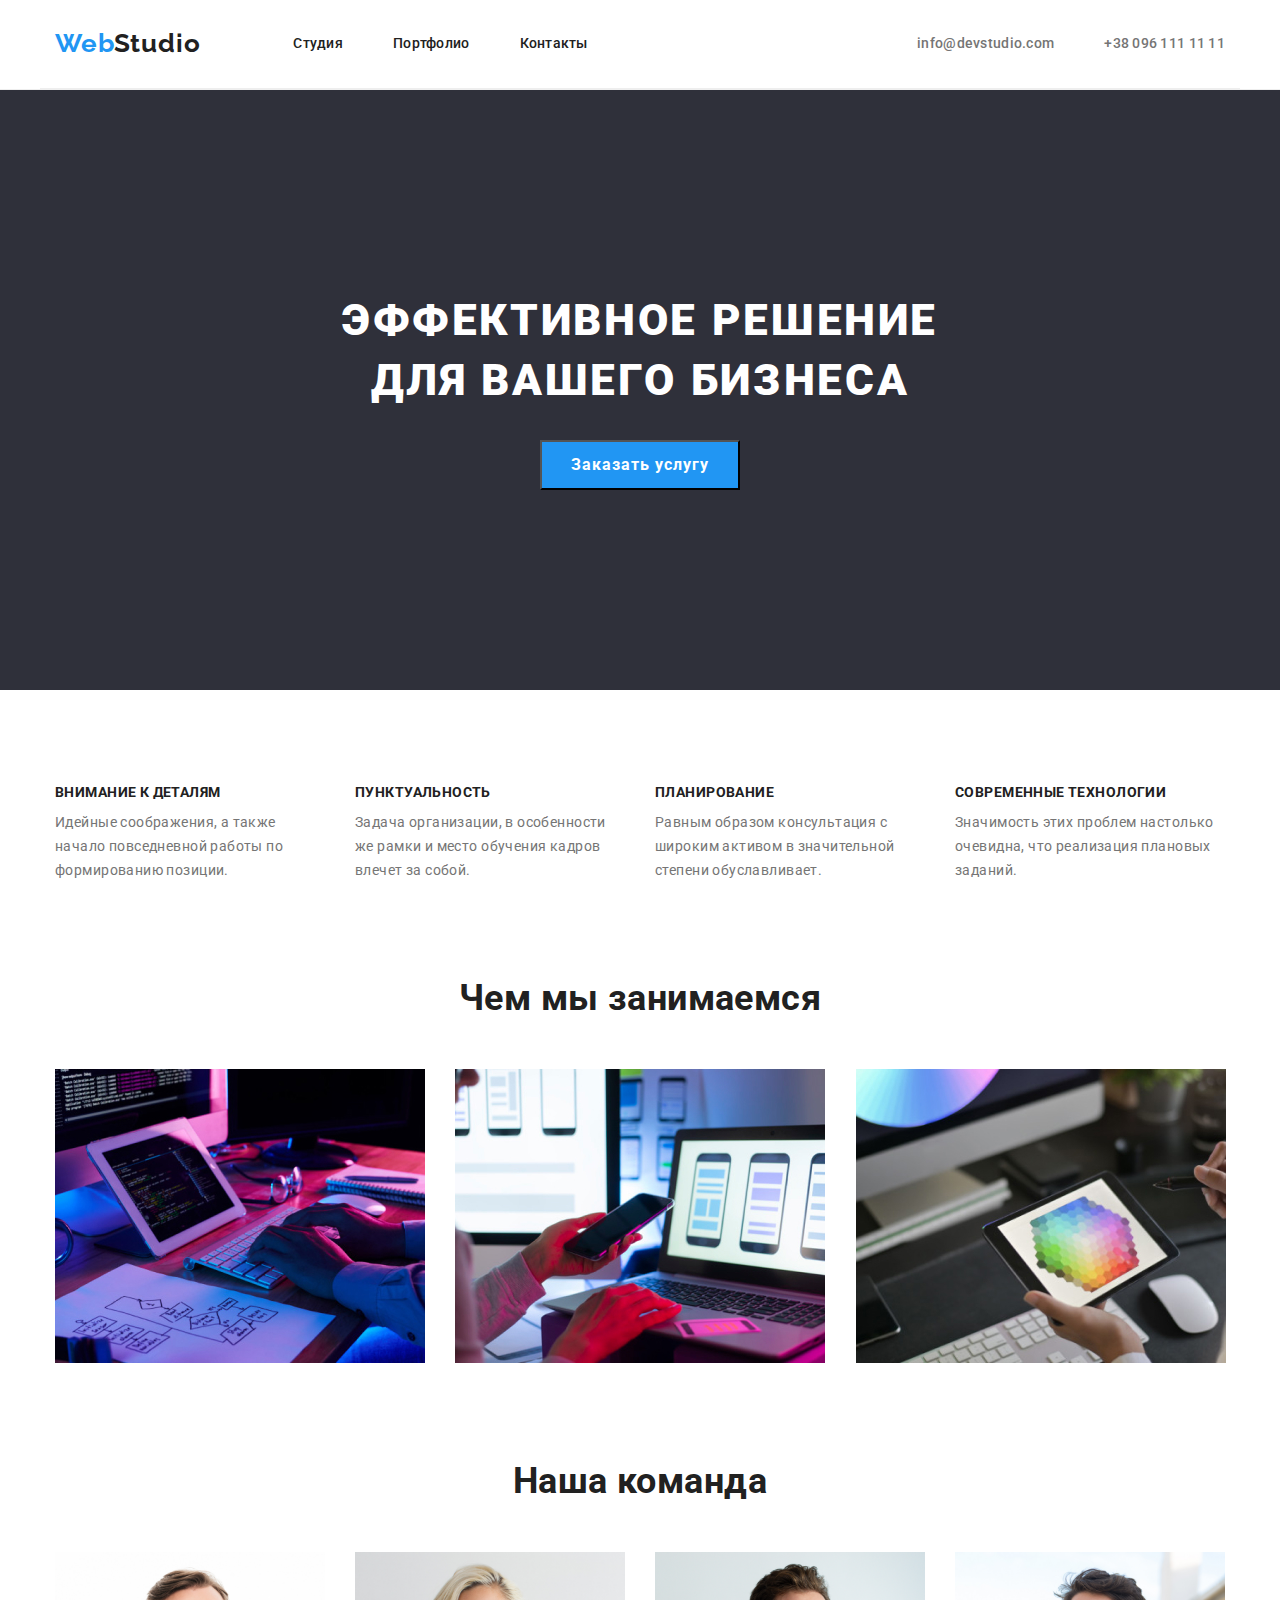
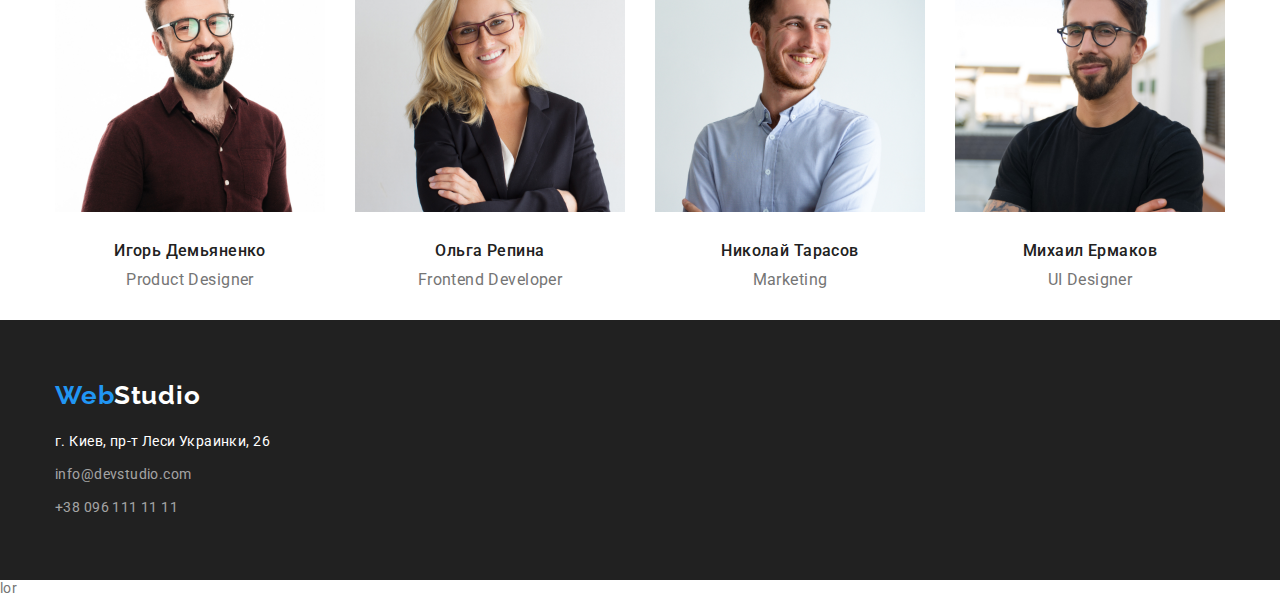
<file: index.html>
<!DOCTYPE html>
<html lang="ru">
    <head>
        <meta charset="UTF-8">
        <meta http-equiv="X-UA-Compatible" content="IE=edge">
        <meta name="viewport" content="width=device-width, initial-scale=1.0">
        <title>homework#3</title>
        <link href="https://fonts.googleapis.com/css2?family=Raleway:wght@700&family=Roboto:wght@400;500;700;900&display=swap"
            rel="stylesheet">
            <link rel="stylesheet" href="https://cdnjs.cloudflare.com/ajax/libs/modern-normalize/1.1.0/modern-normalize.min.css">
            <link rel="stylesheet" href="./css/style.css"/>
    </head>
    <body class="page">
        <!-- Шапка -->
        <header class="header"> 
            <div class="container header">
                <nav class="site-nav">
                    <a class="logo" href="">
                        <span class="logo-accent">Web</span>
                        <span class="logo-black">Studio</span>
                    </a>

                    <ul class="link-list">
                        <li><a href="./index.html" class="link">Студия</a></li>
                        <li><a class="link" href="./portfolio.html">Портфолио</a></li>
                        <li><a class="link" href="./index.html">Контакты</a></li>
                    </ul>
            </nav>
            
                <ul class="contact"> 
                    <li><a class="contact-link" href="mailto:info@devstudio.com">info@devstudio.com</a></li>
                    <li><a class="contact-link" href="tel:+380961111111">+38 096 111 11 11</a></li>
                </ul>
            </div>

        </header>
     <!-- Унікальний контент -->
        <main>
            <!-- Герой -->
            <section class="hero">
                <div class="container">
                <h1 class="hero-title">ЭФФЕКТИВНОЕ РЕШЕНИЕ ДЛЯ ВАШЕГО БИЗНЕСА

                    </h1>
    
                    <button class="button" type="button">
                        Заказать услугу
                    </button>
                </div>
                </section>
                
                <!-- Футерс -->
                <section class ="section features">
                    <div class="container">
                    <h2 class="section-title hidden">Преимущества</h2>
                        <ul class="features-list">
                            <li>
                                <h3 class="title">ВНИМАНИЕ К ДЕТАЛЯМ</h3>
    
                                <p>Идейные соображения, а также начало повседневной работы по формированию позиции.</p>
                            </li>
                            <li>
                                <h3 class="title">ПУНКТУАЛЬНОСТЬ</h3>
    
                                <p>Задача организации, в особенности же рамки и место обучения кадров влечет за собой.</p>
                            </li>
                            <li>
                                <h3 class="title">ПЛАНИРОВАНИЕ</h3>
    
                                <p>Равным образом консультация с широким активом в значительной степени обуславливает.</p>
                            </li>
                            <li>
                                <h3 class="title">СОВРЕМЕННЫЕ ТЕХНОЛОГИИ</h3>
    
                                <p>Значимость этих проблем настолько очевидна, что реализация плановых заданий.</p>
                            </li>
                        </ul>
                    </div>
                </section>
            
            <!-- Робота  -->
            
            <section class="section work">
                <div class="container">
                <h2 class="section-title">Чем мы занимаемся</h2>

                
                    <ul class="work-list">
                        <li>
                            <img src="./images/box1.jpg" alt="Пише код" width="370">
                        </li>
                        <li>
                            <img src="./images/img2.jpg" alt="Сворює інтерфейс" width="370">
                        </li>
                        <li>
                            <img src="./images/box3.jpg" alt="підбирає колір" width="370">
                        </li>
                    </ul>
                </div>
            </section>
           <!-- Staff -->
            
            <section class="section section-staff">
                <div class="container">
                <h2 class="section-title">Наша команда</h2>
                <ul class="staff-name">
                    <li>
                        <img src="./images/team1.jpg" alt="Фото працівника" width="270">
                        <div class="staff-box">
                        <h3 class="name">Игорь Демьяненко</h3>
                        <p class="position">Product Designer</p>
                    </div>
                    </li>
                    <li>
                        <img src="./images/team2.jpg" alt="Фото працівника" width="270">
                        <div class="staff-box">
                        <h3 class="name">Ольга Репина</h3>
                        <p class="position">Frontend Developer</p>
                    </div>
                    </li>
                    <li>
                        <img src="./images/team3.jpg" alt="Фото працівника" width="270">
                        <div class="staff-box">
                        <h3 class="name">Николай Тарасов</h3>
                        <p class="position">Marketing</p>
                    </div>
                    </li>
                    <li>
                        <img src="./images/team4.jpg" alt="Фото працівника" width="270">
                        <div class="staff-box">
                        <h3 class="name">Михаил Ермаков</h3>
                        <p class="position">UI Designer</p>
                    </div>
                    </li>
                </ul>
            </div>

            </section>
        </main>

        <!-- Підвал -->

        <footer class="page-footer">
            <div class="container">
            <a class="logo-footer" href="">
                <span class="logo-accent">Web</span>
                <span class="logo-white">Studio</span>
            </a>
        <!-- Адрес -->
            <address>
                <ul class="adress-list">
                    <li><a  class="text-info" href="" rel="noopener noreferrer" target="_blank">г. Киев, пр-т Леси Украинки, 26</a></li>
                    <li>
                        <a class="info" href="mailto:info@devstudio.com">info@devstudio.com</a>
                    </li>
                    <li>
                        <a class="info" href="tel:+380961111111">+38 096 111 11 11</a>
                    </li>
                </ul>
            </address>
        </div>
        </footer>
    </body>
</html>
lor
</file>
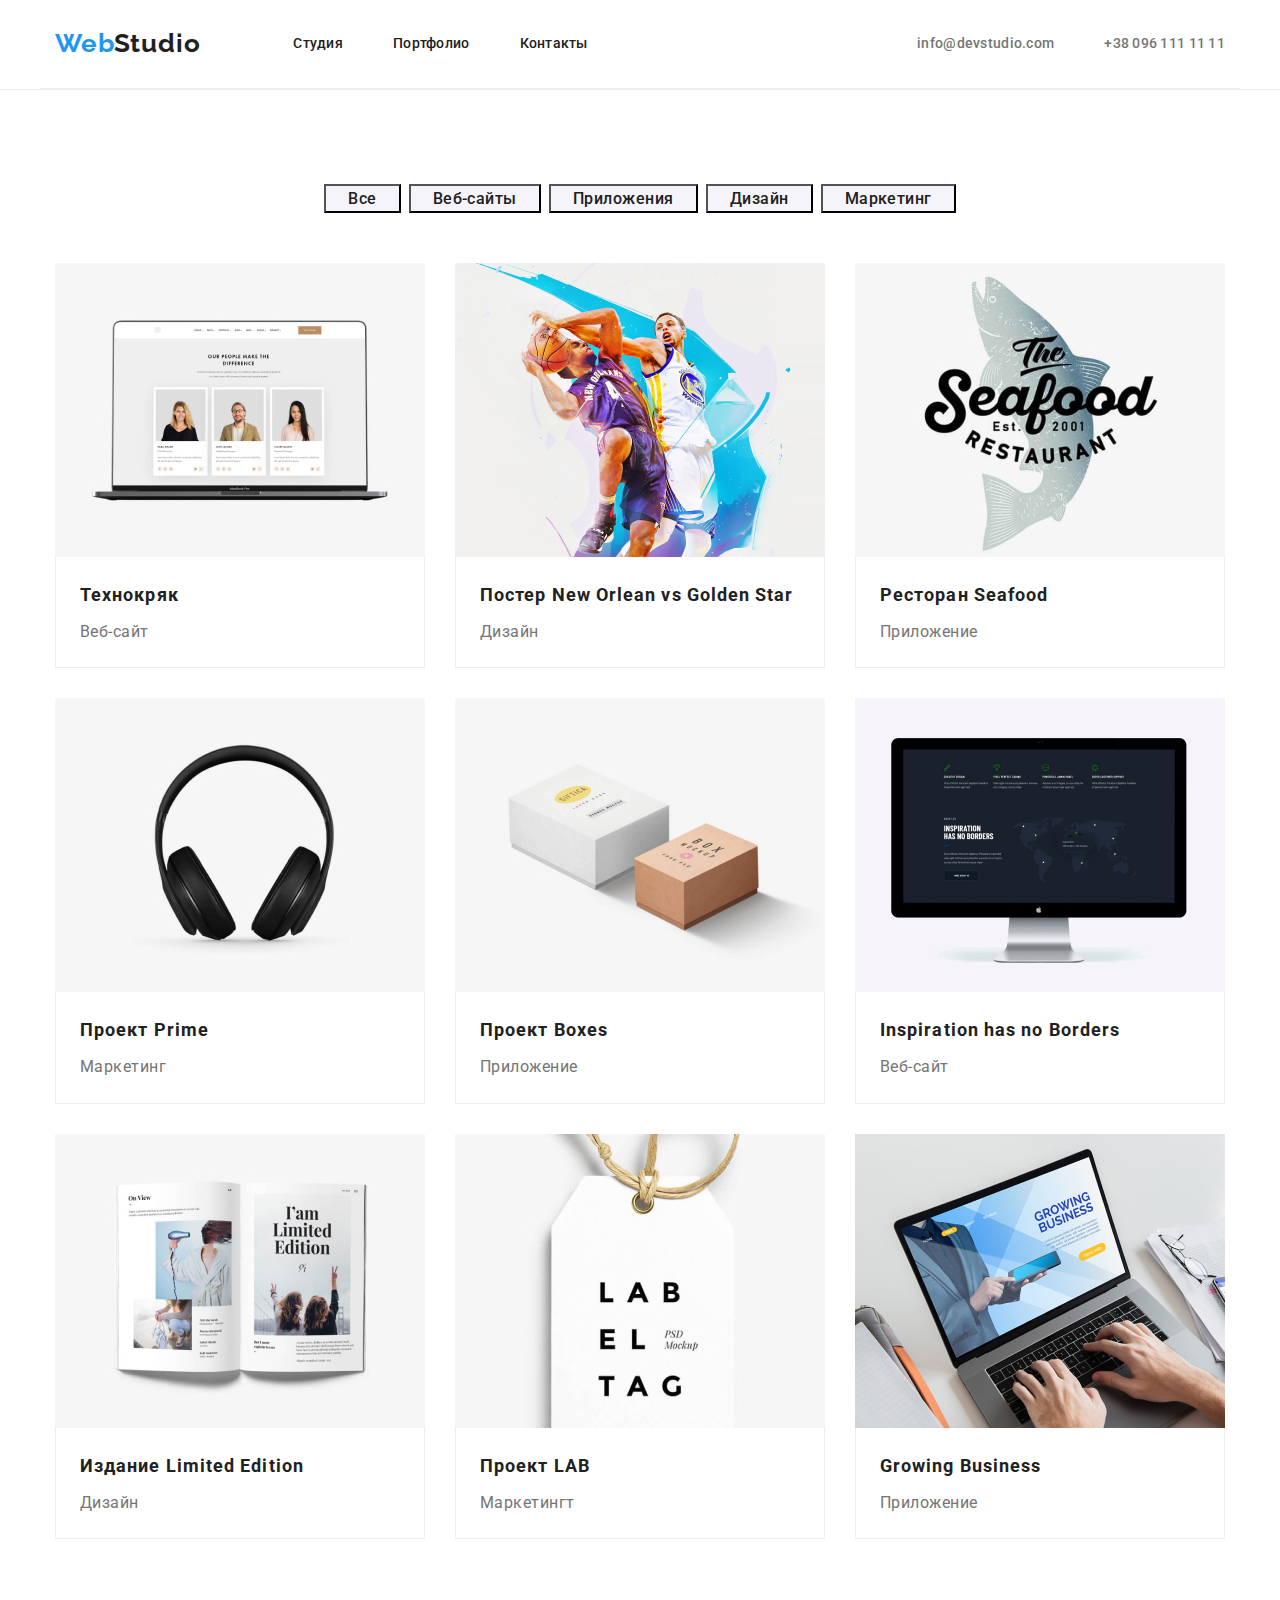
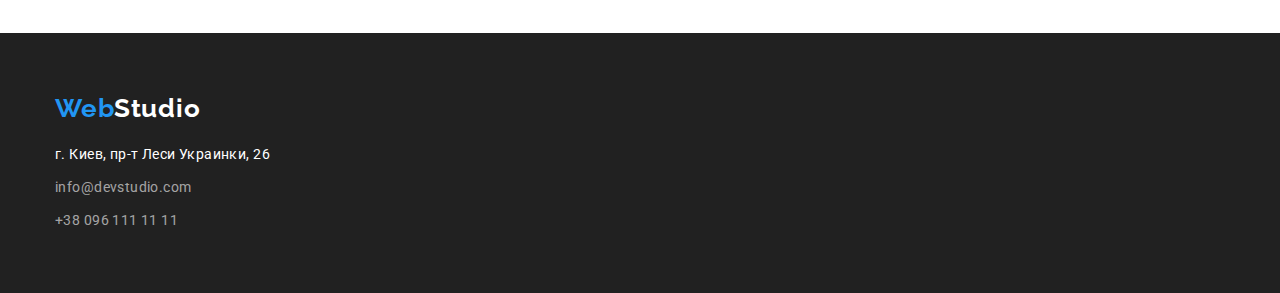
<file: portfolio.html>
<!DOCTYPE html>
<html lang="ru">

<head>
    <meta charset="UTF-8">
    <meta http-equiv="X-UA-Compatible" content="IE=edge">
    <meta name="viewport" content="width=device-width, initial-scale=1.0">
    <title>homework#3</title>
    <link rel="stylesheet" href="https://fonts.googleapis.com/css2?family=Raleway:wght@700&family=Roboto:wght@400;500;700;900&display=swap">
    <link rel="stylesheet" href="https://cdnjs.cloudflare.com/ajax/libs/modern-normalize/1.1.0/modern-normalize.min.css">
    <link rel="stylesheet" href="./css/style.css" />
    
</head>
    <body class="page">
        <!-- Шапка -->
        <header class="header">
            <div class="container header">
                <nav class="site-nav">
                    <a class="logo" href="">
                        <span class="logo-accent">Web</span>
                        <span class="logo-black">Studio</span>
                    </a>
            
                    <ul class="link-list">
                        <li><a  class="link" href="./index.html">Студия</a></li>
                        <li><a class="link" href ="./portfolio.html">Портфолио</a></li>
                        <li><a class="link" href="./index.html">Контакты</a></li>
                    </ul>
                    
                </nav>
                <ul class="contact">
                    <li><a class="contact-link" href="mailto:info@devstudio.com">info@devstudio.com</a></li>
                    <li><a class="contact-link" href="tel:+380961111111">+38 096 111 11 11</a></li>
                </ul>
            </div>
        </header>
        
        <main>   
            <!-- Project  -->
            <section class="section-project">
                <div class="container">
                    <h1 class="section-title hidden">Фильтр</h1>
                    <ul class="buttons-filter">
                        <li>
                            <button class="buttons" type="button">Все</button>
                        </li>
                        <li>
                            <button class="buttons" type="button">Веб-сайты</button>
                        </li>
                        <li>
                            <button class="buttons" type="button">Приложения</button>
                        </li>
                        <li>
                            <button class="buttons" type="button">Дизайн</button>
                        </li>
                        <li>
                            <button class="buttons" type="button">Маркетинг</button>
                        </li>
                    </ul>
                
                    <h1 class="section-title hidden">Наши работы</h1>
                    <ul class="project-list">
                        <li>
                            <a href="./index.html">
                            <img src="./images/portfolio/img1.jpg" alt="Ноутбук з веб-сайтом" width="370" height="294">
                            <div class="text-box">
                            <h2 class="project-name">Технокряк</h2>
                            <p class="project-direction">Веб-сайт</p>
                        </div>
                        </a>
                    </li>
                    <li>
                        <a href="./index.html">
                            <img src="./images/portfolio/img 2.jpg" alt="баскетбольні гравці" width="370" height="294">
                            <div class="text-box">
                            <h2 class="project-name">Постер New Orlean vs Golden Star</h2>
                            <p class="project-direction">Дизайн</p>
                        </div>
                        </a>
                    </li>
                    <li>
                        <a href="./index.html">
                            <img src="./images/portfolio/img 3.jpg" alt="риба з лого" width="370" height="294">
                            <div class="text-box">
                            <h2 class="project-name">Ресторан Seafood</h2>
                            <p class="project-direction">Приложение</p>
                        </div>
                        </a>
                    </li>
                    <li>
                        <a href="./index.html">
                            <img src="./images/portfolio/img 4.jpg" alt="Навушники" width="370" height="294">
                            <div class="text-box">
                            <h2 class="project-name">Проект Prime</h2>
                            <p class="project-direction">Маркетинг</p>
                        </div>
                        </a>
                    </li>
                    <li>
                        <a href="./index.html">
                            <img src="./images/portfolio/img5.jpg" alt="дві коробки" width="370" height="294">
                            <div class="text-box">
                            <h2 class="project-name">Проект Boxes</h2>
                            <p class="project-direction">Приложение</p>
                        </div>

                        </a>
                    </li>
                    <li>
                        <a href="./index.html">
                            <img src="./images/portfolio/img 6.jpg" alt="Компютер Mac" width="370" height="294">
                            <div class="text-box">
                            <h2 class="project-name">Inspiration has no Borders</h2>
                            <p class="project-direction">Веб-сайт</p>
                        </div>
                        </a>
                    </li>
                    <li>
                        <a href="./index.html">
                            <img src="./images/portfolio/img 7.jpg" alt="Журнал" width="370" height="294">
                            <div class="text-box">
                            <h2 class="project-name">Издание Limited Edition</h2>
                            <p class="project-direction">Дизайн</p>
                        </div>
                        </a>
                    </li>
                    <li>
                        <a href="./index.html">
                            <img src="./images/portfolio/img 8.jpg" alt="Візитка" width="370" height="294">
                            <div class="text-box">
                            <h2 class="project-name">Проект LAB</h2>
                            <p class="project-direction">Маркетингт</p>
                        </div>
                        </a>
                    </li>
                    <li>
                        <a href="./index.html">
                            <img src="./images/portfolio/img 9.jpg" alt="руки на ноутбуці" width="370" height="294">
                            <div class="text-box">
                            <h2 class="project-name">Growing Business</h2>
                            <p class="project-direction">Приложение</p>
                        </div>
                        </a>
                    </li>
                </ul>
            </div>
            </section>
        </main>
        <!-- Підвал -->
        <footer class="page-footer">
            <div class="container">
                <a class="logo-footer" href="">
                    <span class="logo-accent">Web</span>
                    <span class="logo-white">Studio</span>
                </a>
                
                <address>
                    <ul class="adress-list">
                        <li><a class="text-info" href="" rel="noopener noreferrer" target="_blank">г. Киев, пр-т Леси Украинки, 26</a></li>
                        <li>
                            <a class="info" href="mailto:info@devstudio.com">info@devstudio.com</a>
                        </li>
                        <li>
                            <a class="info" href="tel:+380961111111">+38 096 111 11 11</a>
                        </li>
                    </ul>
                </address>
            </div>
        </footer>
    </body>
            
</html>
</file>
<file: css/style.css>
/* основной цвет background: #212121; --title-text-color */

/* неактивные контакты, абзац и вторичный  background: #757575; --primari-text-color */

/* основной фон страницы background: #FFFFFF; --primari-white-color */

/* акцент background: #2196F3;--accent-color */
/* ховер героя backgraund: #188CE8; --hover-button */

/* фон шапки bgrcolor: #ececec; --header-bgrcolor */
/* фон героя и футер background: #2F303A; --hero-bgrcolor */
/* фон команда background: #F5F4FA; --staff-bdrcolor */

/* контакты в футере background: #FFFFFF99;   rgba(0, 0, 0, 0.6); --contact-footer */
/* Border: #eeeeee; --border-box */


:root {
  --title-text-color: #212121;
  --primari-text-color: #757575;
  --primari-white-color: #ffffff;
  --accent-color: #2196f3;
  --header-bgrcolor: #ececec;
  --hero-bgrcolor: #2f303a;
  --staff-bdrcolor: #f5f4fa;
  --contact-footer: #ffffff99;
  --hover-button: #188ce8;
  --border-box: #eeeeee;
}

.page {
  background-color: var(--primari-white-color);
  color: var(--primari-text-color);

  font-family: Roboto, sans-serif;
  font-weight: 400;
  font-size: 14px;
  line-height: 1.17;
  letter-spacing: 0.03em;
}

ul {
  list-style: none;
  padding-left: 0px;
  margin-top: 0px;
  margin-bottom: 0px;
}
p {
  margin-top: 0px;
  margin-bottom: 0px;
}
img {
  display: block;
}

/* Header */
.header {
  border-bottom: 1px solid var(--border-box);
}
.container {
  width: 1200px;
  padding-left: 15px;
  padding-right: 15px;
  margin-left: auto;
  margin-right: auto;
}
/* Site-nav */
.logo-accent {
  margin-right: -4px;
  color: var(--accent-color);
}
.logo-black {
  color: var(--title-text-color);
}
.logo-white {
  color: var(--primari-white-color);
}

.logo-accent,
.logo-black,
.logo-white {
  font-family: Raleway, sans-serif;
  font-weight: 700;
  font-size: 26px;
  line-height: 1.17;
  letter-spacing: 0.03em;
}
.logo {
  display: inline-block;
}
.container.header {
  display: flex;
  align-items: center;
}
.site-nav {
  display: flex;
  align-items: center;
}
.link-list,
.contact {
  display: flex;
  margin: 0px;
  padding: 0px;
}
.link-list {
  margin-left: 93px;
}

.link-list .link,
.contact .contact-link {
  display: block;
  padding-top: 32px;
  padding-bottom: 32px;
}
.site-nav .link {
  color: var(--title-text-color);
}
.link-list li + li {
  margin-left: 50px;
}
.site-nav .link:hover,
.site-nav .link:focus {
  color: var(--accent-color);
}
.link {
  position: relative;
}
.link::after {
  content: "";

  position: absolute;
  left: 0px;
  bottom: 0px;

  display: block;
  width: 100%;
  height: 4px;
  background-color: var(--accent-color);
  display: none;
}

#studio {
  color: var(--accent-color);
  /* border-bottom: 4px solid var(--accent-color);
  border-radius: 2px; */
}
#studio::after {
  display: block;
}
#portfolio {
  color: var(--accent-color);
  /* border-bottom: -4px solid var(--accent-color);
  border-radius: 2px; */
}
#portfolio::after {
  display: block;
}

/* Contact */

.contact-link {
  color: var(--primari-text-color);
}
.contact li + li {
  margin-left: 50px;
}
.contact {
  margin-left: auto;
}
.contact .contact-link:hover,
.contact .contact-link:focus {
  color: var(--accent-color);
}

.site-nav,
.contact {
  font-weight: 500;
  font-size: 14px;
  line-height: 1.7;
  letter-spacing: 0.02em;
}

a {
  text-decoration: none;
}

/* Hero */
.hero {
  padding-top: 200px;
  padding-bottom: 200px;
  text-align: center;

  background-color: var(--hero-bgrcolor);
}

.hero-title {
  color: var(--primari-white-color);
  font-weight: 900;
  font-size: 44px;
  line-height: 1.37;
  letter-spacing: 0.06em;
  width: 696px;
  margin: 0px auto 30px auto;
}

/* Section */
.work-list {
  padding-left: 0px;
}

h2 {
  font-weight: 700;
  font-size: 36px;
  text-align: center;
}

/* Features */
.section.features,
.section-project {
  padding-top: 94px;
  padding-bottom: 94px;
}
.section-title {
  color: var(--title-text-color);
  margin-top: 0px;
  margin-bottom: 50px;
  text-align: center;
}
.section-title.hidden {
  position: absolute;
  width: 1px;
  height: 1px;
  margin: -1px;
  border: 0;
  padding: 0;
  white-space: nowrap;
  clip-path: inset(100%);
  clip: rect(0 0 0 0);
  overflow: hidden;
}
.features-list {
  display: flex;
  padding-left: 0px;
}
.features-list li {
  width: 270px;
}
.features-list li:not(:nth-last-child(1)) {
  margin-right: 30px;
}
.features-list .title {
  color: var(--title-text-color);
  font-weight: 700;
  font-size: 14px;
  margin-top: 0px;
  margin-bottom: 10px;
}
.features-list p {
  line-height: 1.71;
}

/* Work */
.section.work {
  padding-bottom: 94px;
}
.work-list li {
  display: inline-block;
  margin-right: -3px;
}
.work-list li + li {
  margin-left: 30px;
}

/* Staff */
.section.staff {
  padding-top: 94px;
  padding-bottom: 94px;

  background-color: var(--staff-bdrcolor);
}
.staff-box {
  padding-top: 30px;
  padding-bottom: 30px;
  flex-grow: 1;
}
.staff-name {
  display: flex;
  padding-left: 0px;
  margin-top: 0px;
  margin-bottom: 0px;
}
.staff-name li + li {
  margin-left: 30px;
}

.staff-name .name {
  color: var(--title-text-color);
  font-weight: 500;
  font-size: 16px;
  margin-top: 0px;
  margin-bottom: 10px;
  text-align: center;
}
.staff-name .position {
  font-size: 16px;
  text-align: center;
 }

/* Footer */

.page-footer {
  padding-top: 60px;
  padding-bottom: 60px;

  background-color: var(--title-text-color);
}

.logo-footer {
  display: block;
  margin-bottom: 20px;
}
.page-footer .text-info {
  color: var(--primari-white-color);
  font-style: normal;
  line-height: 1.71;
}
.adress-list .info {
  color: var(--contact-footer);
  font-style: normal;
  line-height: 1.71;
}
.adress-list .info:hover,
.adress-list .info:focus {
  color: var(--accent-color);
}
.adress-list {
  padding-left: 0px;
}
.adress-list li + li {
  margin-top: 9px;
}

/* Button */
.button {
  width: 200px;
  height: 50px;

  color: var(--primari-white-color);
  background-color: var(--accent-color);

  font-weight: 700;
  font-size: 16px;
  line-height: 1.88;
  letter-spacing: 0.06em;
  cursor: pointer;
  text-align: center;
}
.button:hover,
.button:focus {
  background-color: var(--hover-button);
}

.buttons {
  padding: 0px 22px;

  color: var(--title-text-color);
  background-color: var(--staff-bdrcolor);
  font-weight: 500;
  font-size: 16px;
  line-height: 1.6;
  letter-spacing: 0.03em;
  cursor: pointer;
  text-align: center;
}
.buttons:hover,
.buttons:focus {
  color: var(--primari-white-color);
  background-color: var(--accent-color);
}
/* PORTFOLIO */
/* Filter */

.filter {
  width: 611px;
  height: 54px;
  margin: 94px auto 34px;
}
.project {
  margin-bottom: 94px;
}
.buttons-filter {
  margin: 0px auto 50px;
  display: flex;
  justify-content: center;
}
.buttons-filter li + li {
  margin-left: 8px;
}

/* Project */
.text-box {
  padding: 20px 24px;
  border-right: 1px solid var(--border-box);
  border-bottom: 1px solid var(--border-box);
  border-left: 1px solid var(--border-box);
}
.project-name {
  color: var(--title-text-color);
  font-weight: 700;
  font-size: 18px;
  line-height: 2;
  vertical-align: top;
  text-align: left;
  letter-spacing: 0.06em;
  margin-top: 0px;
  margin-bottom: 4px;
}

.project-text {
  color: var(--primari-white-color);
}

.project-direction {
  font-size: 16px;
  line-height: 1.88;
  text-align: left;
  vertical-align: top;
  letter-spacing: 0.03em;

  color: var(--primari-text-color);
}

.project-text:hover {
  color: var(--primari-white-color);
  background-color: var(--accent-color);
}
.project-list {
  display: flex;
  flex-wrap: wrap;
}
.project-list li:not(:nth-of-type(3n)) {
  margin-right: 30px;
}
.project-list li:not(:nth-last-child(-n + 3)) {
  margin-bottom: 30px;
}
</file>
